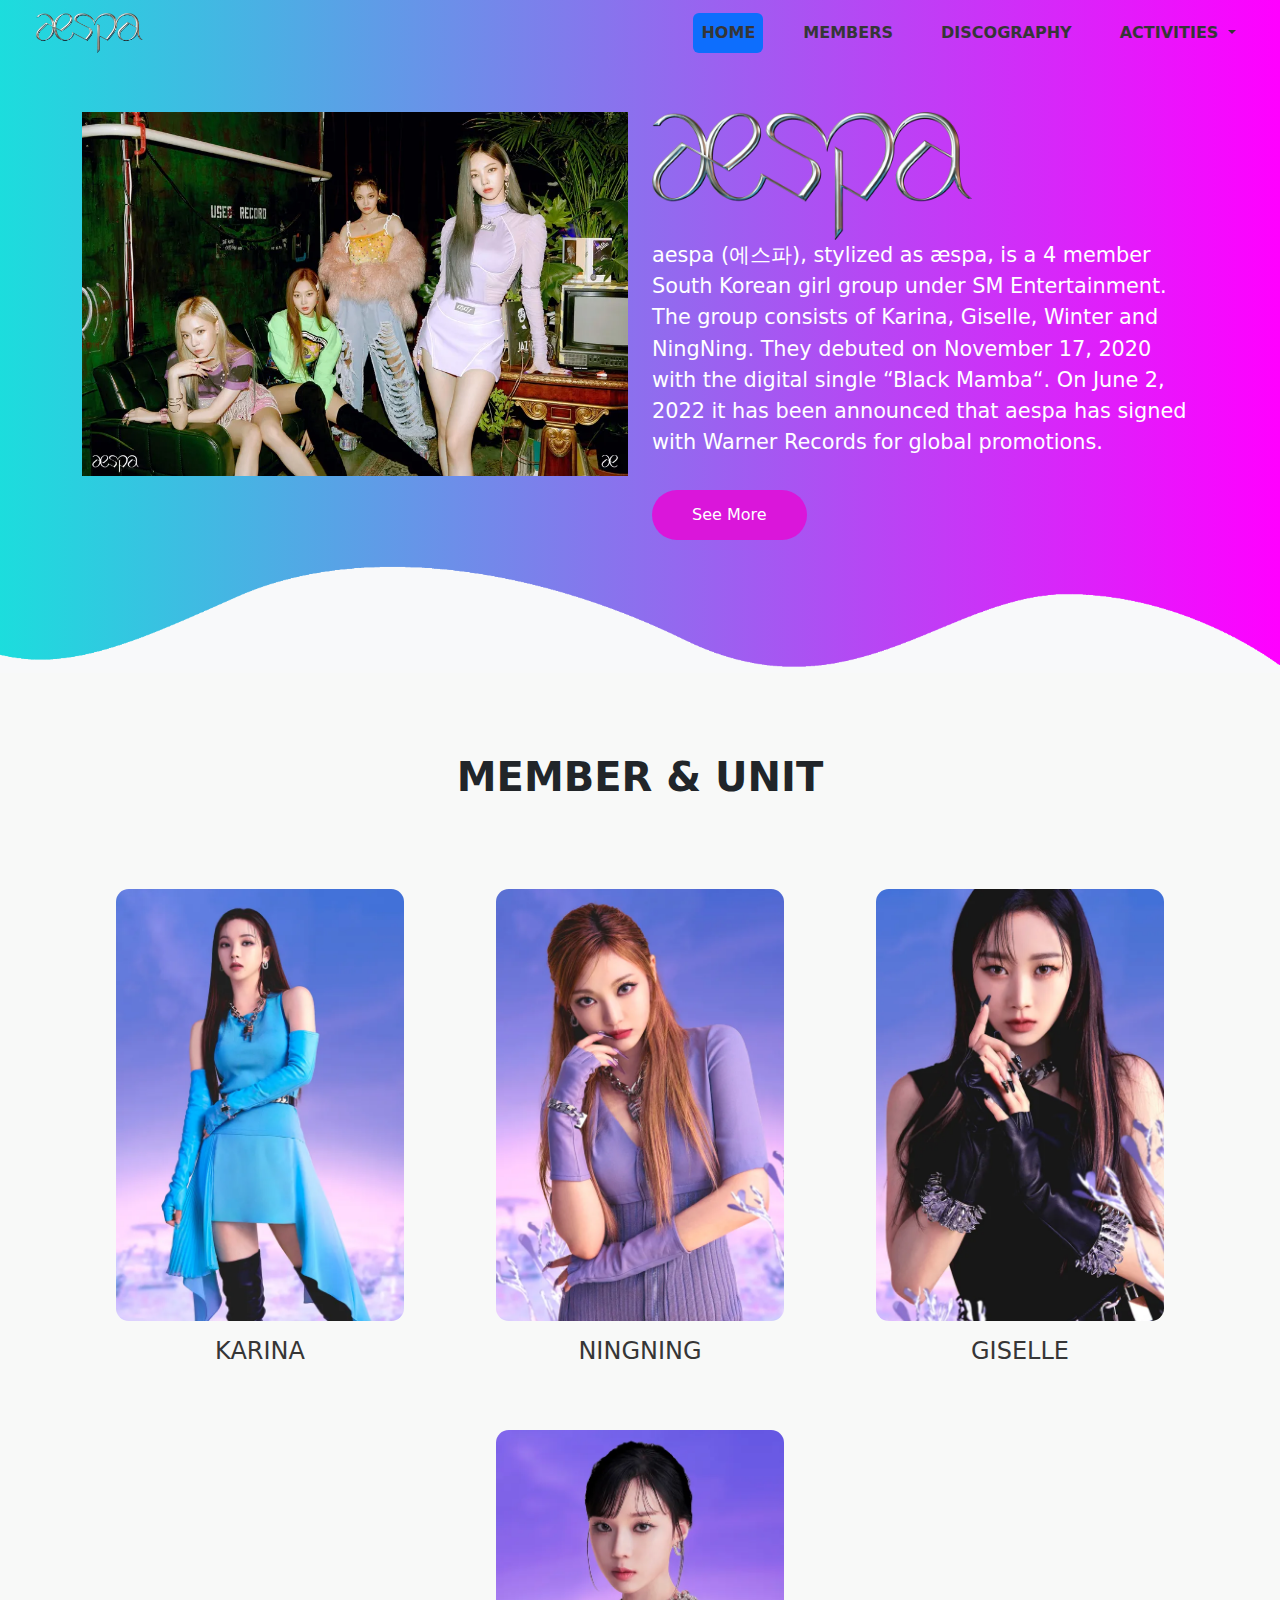
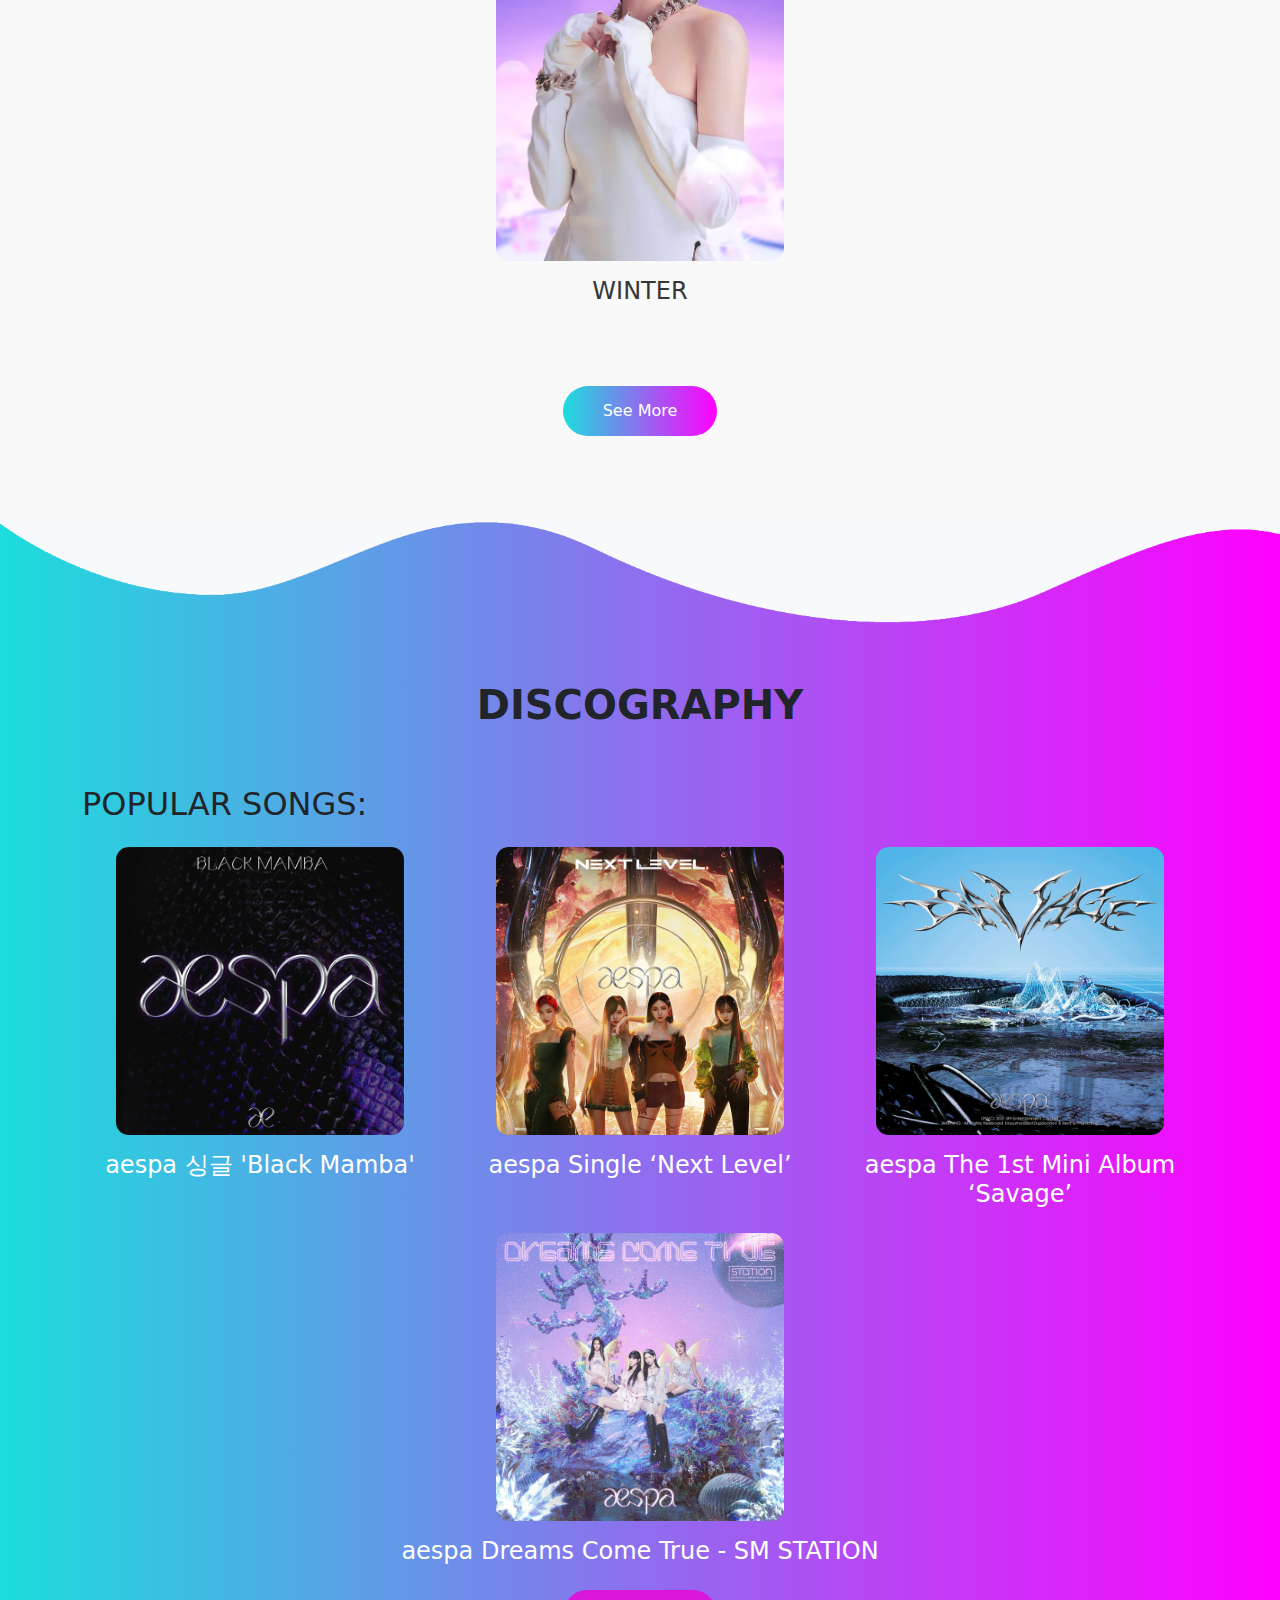
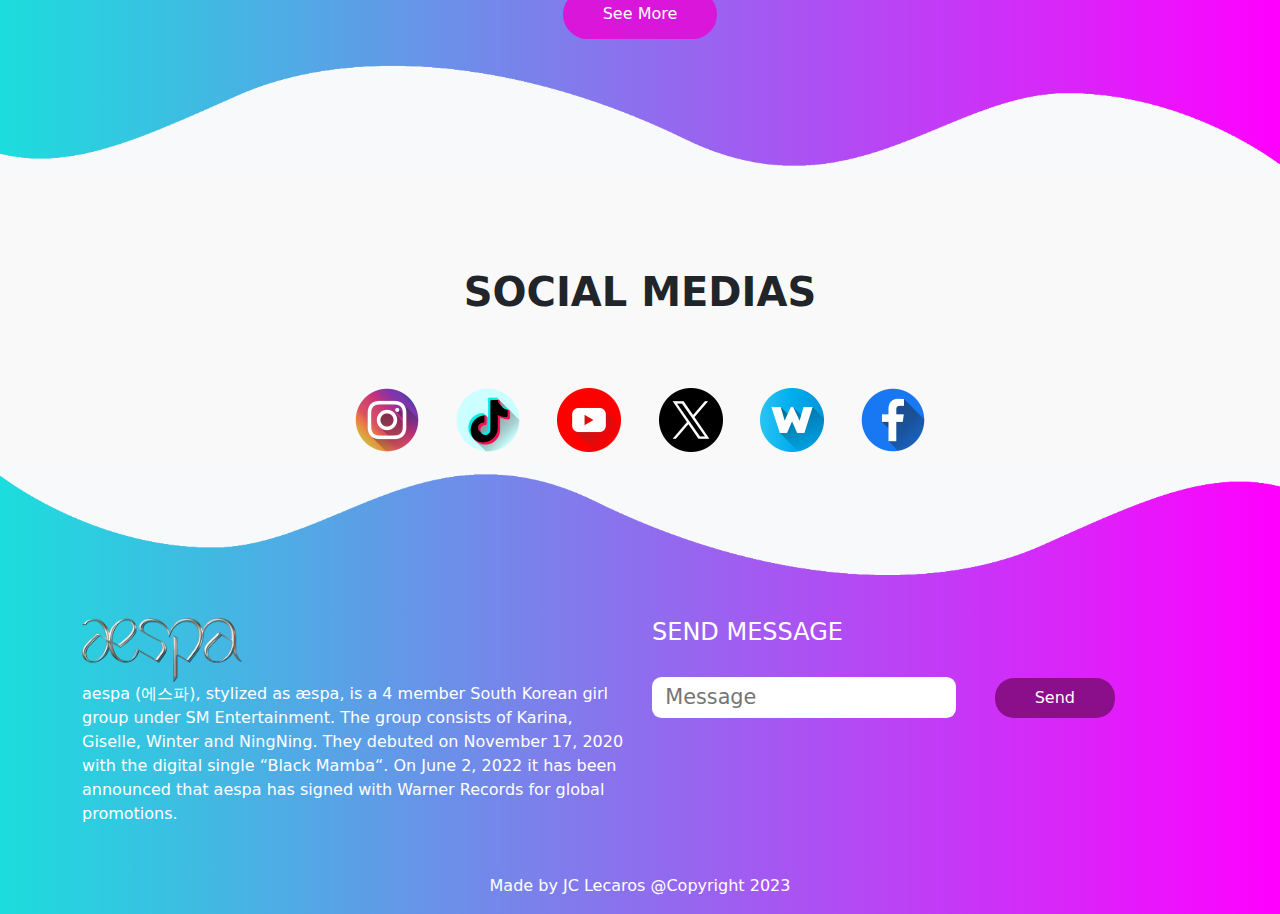
<file: index.html>
<!DOCTYPE html>
<html lang="en">
<head>
    <meta charset="UTF-8">
    <meta name="viewport" content="width=device-width, initial-scale=1.0">
    <link rel="shortcut icon" href="images/frontpage/icon.webp" type="image/x-icon">
    <title>aespa</title>
    <link rel="stylesheet" href="styles.css">
    <link href="https://cdn.jsdelivr.net/npm/bootstrap@5.3.2/dist/css/bootstrap.min.css" rel="stylesheet">
    <link rel="stylesheet" href="https://cdn.jsdelivr.net/npm/bootstrap-icons@1.11.1/font/bootstrap-icons.css">
    <script src="https://cdn.jsdelivr.net/npm/bootstrap@5.3.2/dist/js/bootstrap.bundle.min.js"></script>
</head>
<body>
<section id="nav-bar">
  <nav class="navbar fixed-top navbar-expand-lg" style="background-image: linear-gradient(to left, #FF00FF, #1cdddd) !important;">
    <div class="container-fluid">
      <a class="navbar-brand" href="#"><img src="images/frontpage/aeLogo.png"></a>
      <button class="navbar-toggler" type="button" data-bs-toggle="collapse" data-bs-target="#navbarNav" aria-controls="navbarNav" aria-expanded="false" aria-label="Toggle navigation">
        <span class="navbar-toggler-icon"></span>
      </button>
      <div class="collapse navbar-collapse" id="navbarNav">
        <ul class="navbar-nav nav-pills ms-auto">
          <li class="nav-item">
            <a class="nav-link active" href="#" >HOME</a>
          </li>
          <li class="nav-item">
            <a class="nav-link" href="pages/members.html">MEMBERS</a>
          </li>
          <li class="nav-item">
            <a class="nav-link" href="pages/discography.html">DISCOGRAPHY</a>
          </li>
          <li class="nav-item dropdown">
            <a class="nav-link dropdown-toggle" href="#" role="button" data-bs-toggle="dropdown" aria-expanded="false">
              ACTIVITIES
            </a>
            <ul class="dropdown-menu">
              <li><a class="dropdown-item" href="#">2020</a></li>
              <li><a class="dropdown-item" href="#">2021</a></li>
              <li><a class="dropdown-item" href="#">2022</a></li>
              <li><a class="dropdown-item" href="#">2023</a></li>
            </ul>
          </li>
        </ul>
      </div>
    </div>
  </nav>
</section>

<!-----------------Banner Section------------------->

<section id="banner">
  <div class="container">
    <div class="row">
      <div class="col-md-6 text-center">
        <img src="images/frontpage/aeMember.jpg" class="img-fluid">
      </div>
      <div class="col-md-6 ">
        <a class="group-logo"><img src="images/frontpage/aeLogo.png"></a>
        <p>aespa (에스파), stylized as æspa, is a 4 member South Korean girl group under SM Entertainment. 
          The group consists of Karina, Giselle, Winter and NingNing. They debuted on November 17, 2020 with 
          the digital single “Black Mamba“. On June 2, 2022 it has been announced that aespa has signed with Warner Records for global promotions.</p>
        <button type="button" class="btn btn-primary" href="#">See More</button>
      </div>
    </div>
  </div>
  <img src="images/frontpage/wave-up-gray.png" class="banner-bottom-img">
</section>

<!-----------------Members Section------------------->
<section id="members">
  <div class="container text-center">
    <h1 class="title">MEMBER & UNIT</h1>
    <div class="row text-center">
      <div class="col member">
        <img src="images/frontpage/members/karina/karina.jpg" class="members-img">
        <h4>KARINA</h4>
      </div>
      <div class="col member">
        <img src="images/frontpage/members/ningning/ningning.jpg" class="members-img">
        <h4>NINGNING</h4>
      </div>
      <div class="col member">
        <img src="images/frontpage/members/giselle/giselle.jpg" class="members-img">
        <h4>GISELLE</h4>
      </div>
      <div class="col member">
        <img src="images/frontpage/members/winter/winter.jpg" class="members-img">
        <h4>WINTER</h4>
      </div>
    </div>
      <a type="submit" class="btn btn-primary" href="pages/members.html">See More</a>
  </div>
</section>

<!-----------------Discography Section------------------->

<section id="songs">
  <img src="images/frontpage/wave-down-gray.png" class="disco-bottom-img">
  <div class="container text-center">
    <h1 class="title">DISCOGRAPHY</h1>
    <h2 class="sub-title text-start">POPULAR SONGS:</h2>
    <div class="row text-center">
      <div class="col song">
        <img src="images/frontpage/albums/bm.jpg" class="album-img">
        <h4>aespa 싱글 'Black Mamba'</h4>
      </div>
      <div class="col song">
        <img src="images/frontpage/albums/nl.jpg" class="album-img">
        <h4>aespa Single ‘Next Level’</h4>
      </div>
      <div class="col song">
        <img src="images/frontpage/albums/sv.jpg" class="album-img">
        <h4>aespa The 1st Mini Album ‘Savage’</h4>
      </div>
      <div class="col song">
        <img src="images/frontpage/albums/dct.jpg" class="album-img">
        <h4>aespa Dreams Come True - SM STATION</h4>
      </div>
    </div>
      <a type="button" class="btn btn-primary" href="pages/discography.html">See More</a>
  </div>
  <img src="images/frontpage/wave-up-gray.png" class="banner-bottom-img">
</section>

<!-----------------Contacts Section------------------->

<section id="contacts">
  <div class="container text-center">
    <h1 class="title">SOCIAL MEDIAS</h1>
    <div class="socials">
      <a href="https://www.instagram.com/aespa_official"><img src="images/frontpage/sm-icons/instagram.png"></a>
      <a href="https://www.instagram.com/aespa_official"><img src="images/frontpage/sm-icons/tik-tok.png"></a>
      <a href="https://www.youtube.com/@aespa"><img src="images/frontpage/sm-icons/youtube.png"></a>
      <a href="https://twitter.com/aespa_Official"><img src="images/frontpage/sm-icons/twitter.png"></a>
      <a href="https://weverse.io/aespa"><img src="images/frontpage/sm-icons/weverse.png"></a>
      <a href="https://www.facebook.com/aespa.official"><img src="images/frontpage/sm-icons/facebook.png"></a>
    </div>
  </div>
</section>

<!-----------------Footer Section------------------->
<section id="footer">
  <img src="images/frontpage/wave-down-gray.png" class="footer-img">
  <div class="container holder">
    <div class="row">
      <div class="col-md-6 content">
        <img src="images/frontpage/aeLogo.png">
        <p>aespa (에스파), stylized as æspa, is a 4 member South Korean girl group under SM Entertainment. 
          The group consists of Karina, Giselle, Winter and NingNing. They debuted on November 17, 2020 with 
          the digital single “Black Mamba“. On June 2, 2022 it has been announced that aespa has signed with Warner Records for global promotions.</p>
      </div>
      <div class="col-md-6 content">
        <h4>SEND MESSAGE</h4>
        <input type="email" class="footer-email" placeholder="  Message">
        <a href="#" class="btn btn-primary">Send</a>
      </div>
      <p class="cr text-center">Made by JC Lecaros @Copyright 2023</p>
    </div>

  </div>
</section>
</body>
</html>
</file>
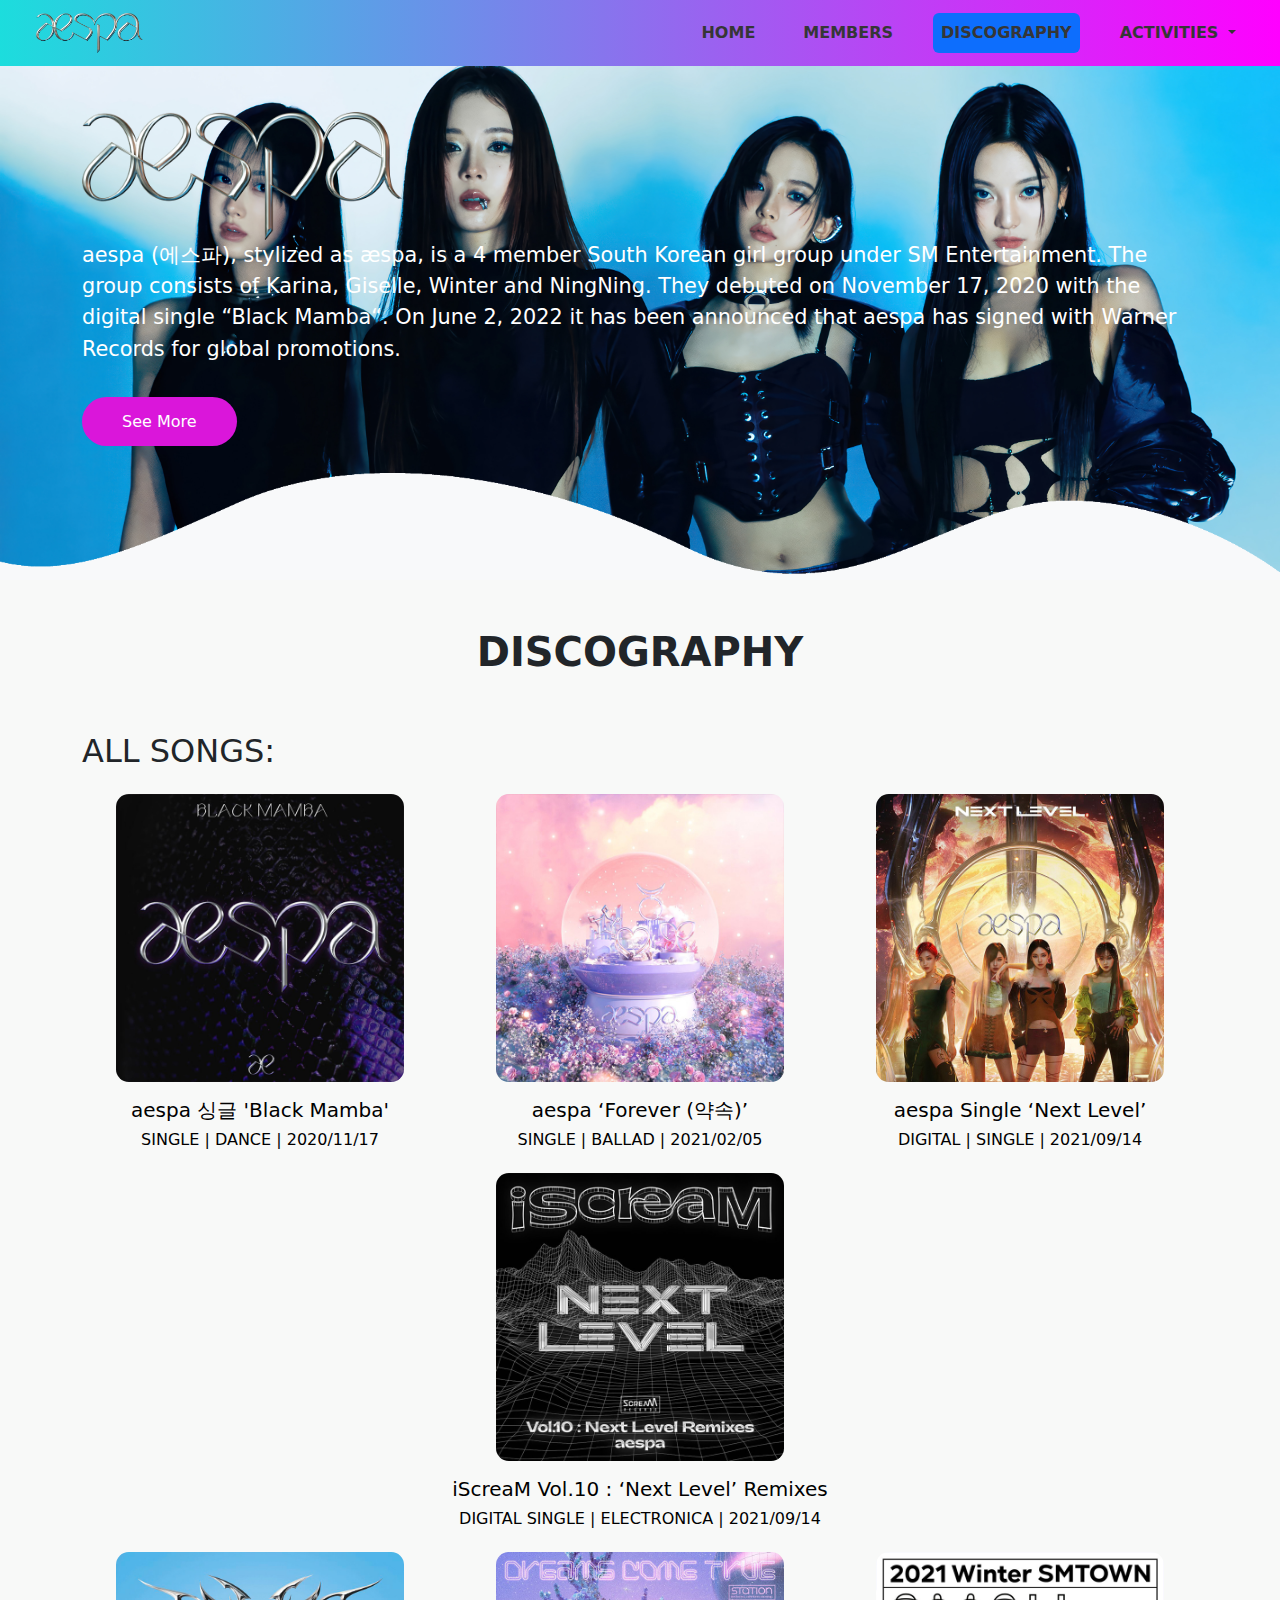
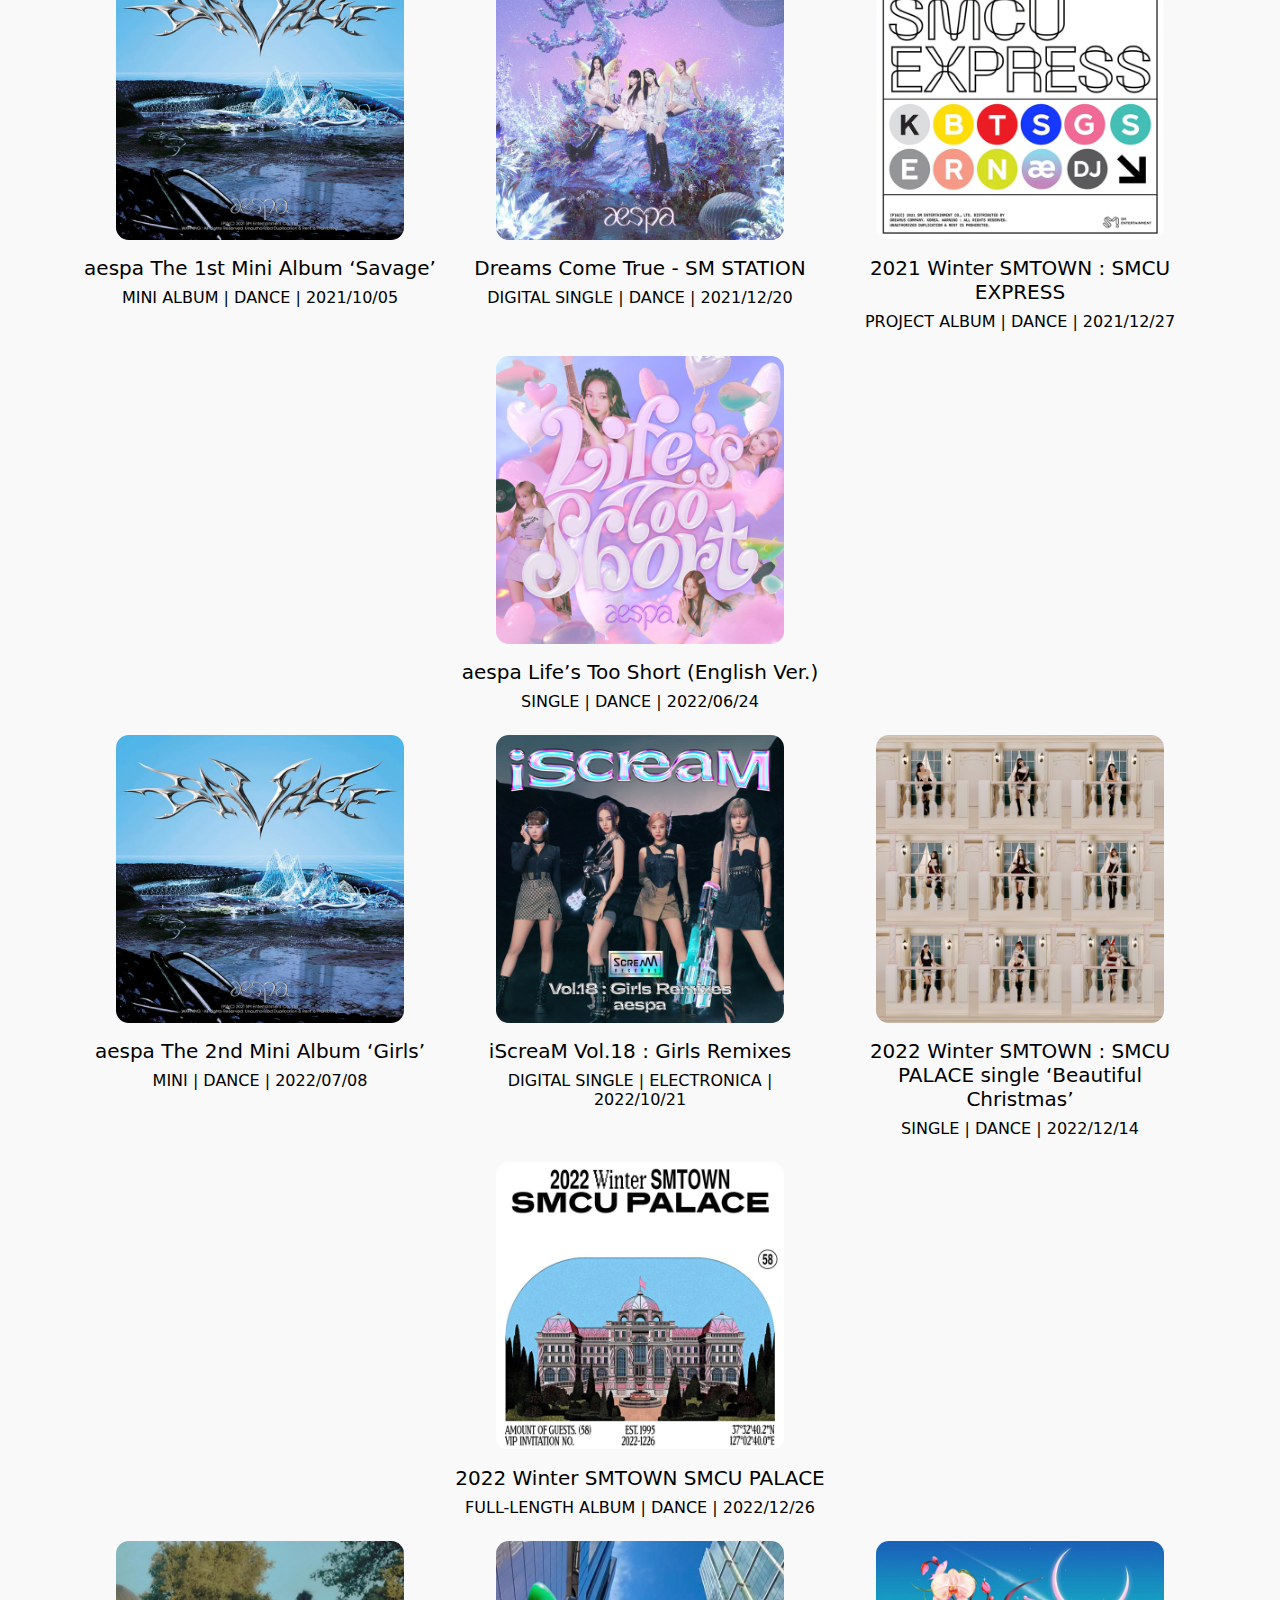
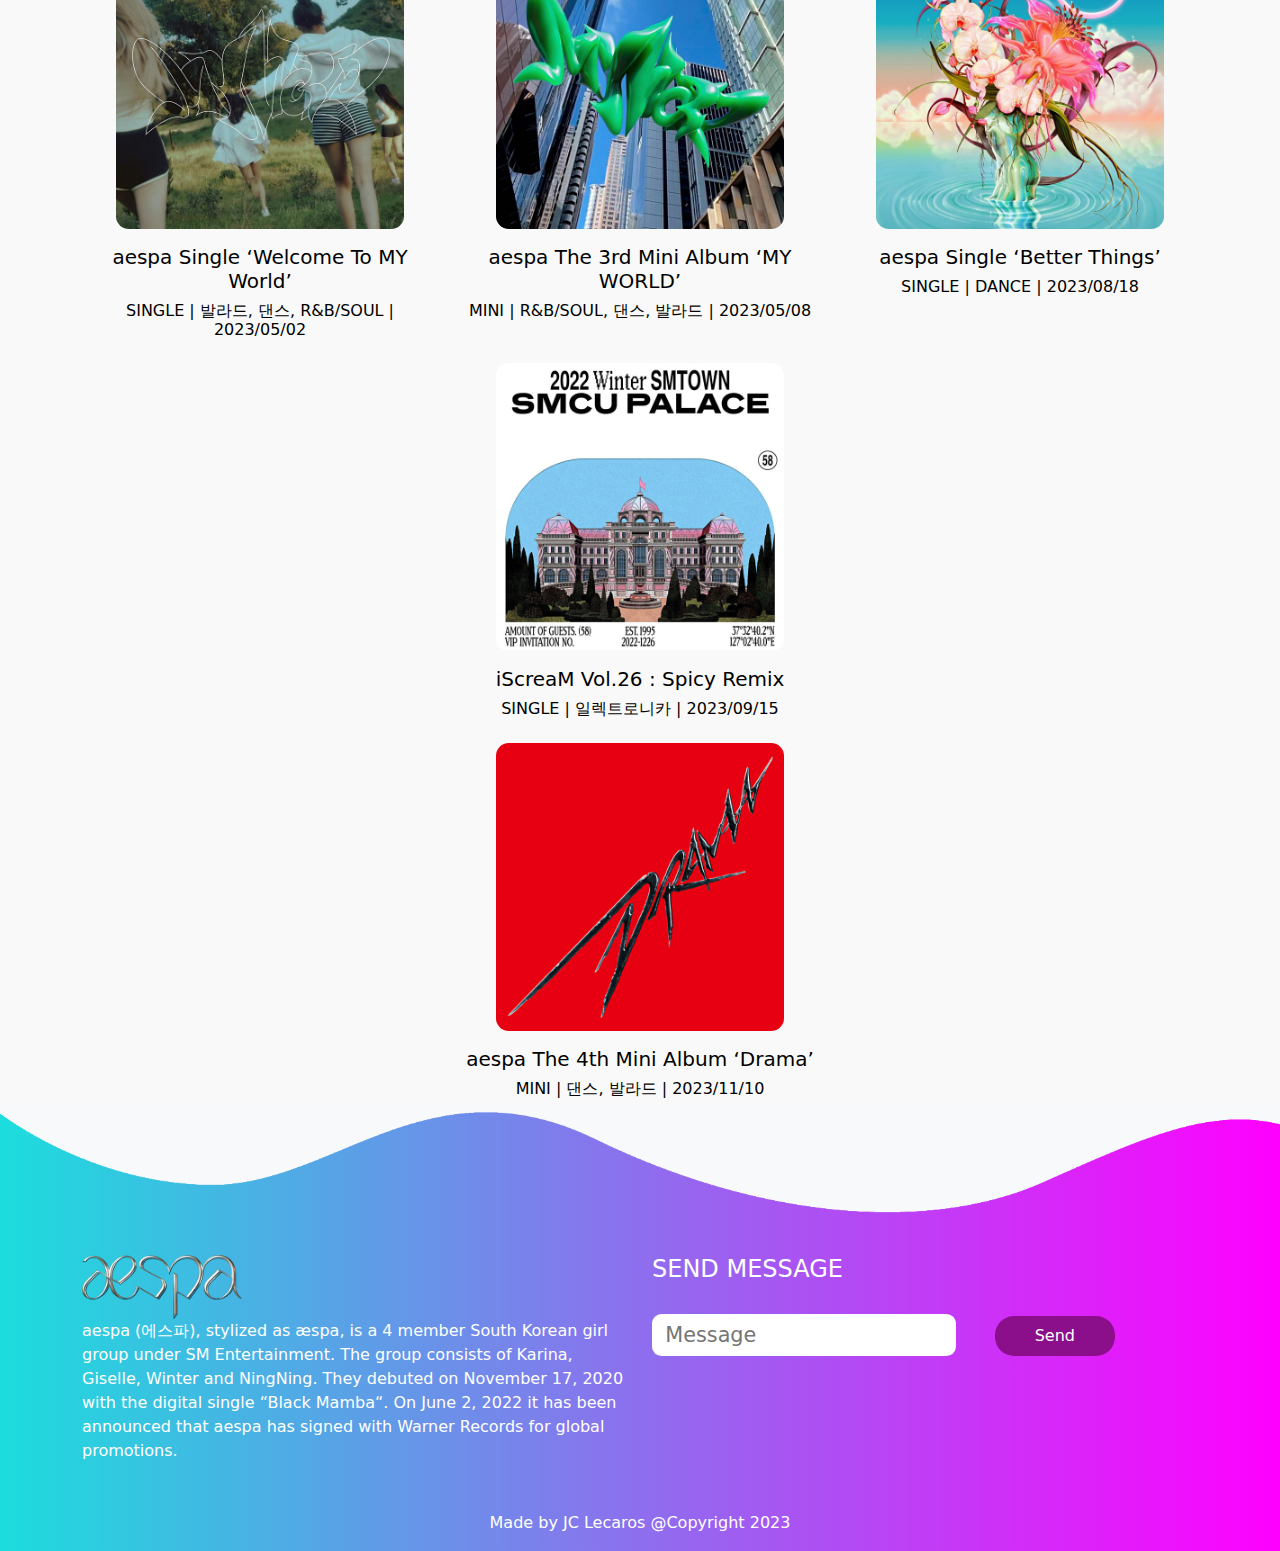
<file: pages/discography.html>
<!DOCTYPE html>
<html lang="en">
<head>
    <meta charset="UTF-8">
    <meta name="viewport" content="width=device-width, initial-scale=1.0">
    <link rel="shortcut icon" href="../images/frontpage/icon.webp" type="image/x-icon">
    <title>aespa</title>
    <link rel="stylesheet" href="../styles.css">
    <link href="https://cdn.jsdelivr.net/npm/bootstrap@5.3.2/dist/css/bootstrap.min.css" rel="stylesheet">
    <link rel="stylesheet" href="https://cdn.jsdelivr.net/npm/bootstrap-icons@1.11.1/font/bootstrap-icons.css">
    <script src="https://cdn.jsdelivr.net/npm/bootstrap@5.3.2/dist/js/bootstrap.bundle.min.js"></script>
</head>
<body>
<section id="nav-bar">
  <nav class="navbar fixed-top navbar-expand-lg" style="background-image: linear-gradient(to left, #FF00FF, #1cdddd) !important;">
    <div class="container-fluid">
      <a class="navbar-brand" href="#"><img src="../images/frontpage/aeLogo.png"></a>
      <button class="navbar-toggler" type="button" data-bs-toggle="collapse" data-bs-target="#navbarNav" aria-controls="navbarNav" aria-expanded="false" aria-label="Toggle navigation">
        <span class="navbar-toggler-icon"></span>
      </button>
      <div class="collapse navbar-collapse" id="navbarNav">
        <ul class="navbar-nav nav-pills ms-auto">
          <li class="nav-item">
            <a class="nav-link"href="../index.html">HOME</a>
          </li>
          <li class="nav-item">
            <a class="nav-link" href="members.html">MEMBERS</a>
          </li>
          <li class="nav-item">
            <a class="nav-link active" href="#">DISCOGRAPHY</a>
          </li>
          <li class="nav-item dropdown">
            <a class="nav-link dropdown-toggle" href="#" role="button" data-bs-toggle="dropdown" aria-expanded="false">
              ACTIVITIES
            </a>
            <ul class="dropdown-menu">
              <li><a class="dropdown-item" href="#">2020</a></li>
              <li><a class="dropdown-item" href="#">2021</a></li>
              <li><a class="dropdown-item" href="#">2022</a></li>
              <li><a class="dropdown-item" href="#">2023</a></li>
            </ul>
          </li>
        </ul>
      </div>
    </div>
  </nav>
</section>

<!-----------------Banner Section------------------->

<section id="d-banner">
  <div class="container">
    <div class="row">
      <div class="col">
        <a class="group-logo"><img src="../images/frontpage/aeLogo.png"></a>
        <p>aespa (에스파), stylized as æspa, is a 4 member South Korean girl group under SM Entertainment. 
          The group consists of Karina, Giselle, Winter and NingNing. They debuted on November 17, 2020 with 
          the digital single “Black Mamba“. On June 2, 2022 it has been announced that aespa has signed with Warner Records for global promotions.</p>
        <button type="button" class="btn btn-primary">See More</button>
      </div>
    </div>
  </div>
  <img src="../images/frontpage/wave-up-gray.png" class="banner-bottom-img">
</section>

<!-----------------Discography Section------------------->

<section id="d-songs">
  <div class="container text-center">
    <h1 class="title">DISCOGRAPHY</h1>
    <h2 class="sub-title text-start">ALL SONGS:</h2>
    <div class="row text-center info">
        <div class="col song">
            <img src="../images/frontpage/albums/bm.jpg" class="album-img">
            <h5>aespa 싱글 'Black Mamba'</h5>
            <h6>SINGLE | DANCE | 2020/11/17</h6>
        </div>
        <div class="col song">
            <img src="../images/frontpage/albums/f4.jpg" class="album-img">
            <h5>aespa ‘Forever (약속)’</h5>
            <h6>SINGLE | BALLAD | 2021/02/05</h6>
        </div>
        <div class="col song">
            <img src="../images/frontpage/albums/nl.jpg" class="album-img">
            <h5>aespa Single ‘Next Level’</h5>
            <h6>DIGITAL | SINGLE | 2021/09/14</h6>
        </div>
        <div class="col song">
            <img src="../images/frontpage/albums/nlr.jpg" class="album-img">
            <h5>iScreaM Vol.10 : ‘Next Level’ Remixes</h5>
            <h6>DIGITAL SINGLE | ELECTRONICA | 2021/09/14</h6>
        </div>
    </div>
    <div class="row text-center info">  
        <div class="col song">
            <img src="../images/frontpage/albums/sv.jpg" class="album-img">
            <h5>aespa The 1st Mini Album ‘Savage’</h5>
            <h6>MINI ALBUM | DANCE | 2021/10/05</h6>
        </div>
        <div class="col song">
            <img src="../images/frontpage/albums/dct.jpg" class="album-img">
            <h5>Dreams Come True - SM STATION</h5>
            <h6>DIGITAL SINGLE | DANCE | 2021/12/20</h6>
        </div>
        <div class="col song">
            <img src="../images/frontpage/albums/smcu.jpg" class="album-img">
            <h5>2021 Winter SMTOWN : SMCU EXPRESS</h5>
            <h6>PROJECT ALBUM | DANCE | 2021/12/27</h6>
        </div>
        <div class="col song">
            <img src="../images/frontpage/albums/lts.jpg" class="album-img">
            <h5>aespa Life’s Too Short (English Ver.)</h5>
            <h6>SINGLE | DANCE | 2022/06/24</h6>
        </div>
    </div>
    <div class="row text-center info">  
        <div class="col song">
            <img src="../images/frontpage/albums/sv.jpg" class="album-img">
            <h5>aespa The 2nd Mini Album ‘Girls’</h5>
            <h6>MINI | DANCE | 2022/07/08</h6>
        </div>
        <div class="col song">
            <img src="../images/frontpage/albums/gr.jpg" class="album-img">
            <h5>iScreaM Vol.18 : Girls Remixes</h5>
            <h6>DIGITAL SINGLE | ELECTRONICA | 2022/10/21</h6>
        </div>
        <div class="col song">
            <img src="../images/frontpage/albums/smcu-22.jpg" class="album-img">
            <h5>2022 Winter SMTOWN : SMCU PALACE single ‘Beautiful Christmas’</h5>
            <h6>SINGLE | DANCE | 2022/12/14</h6>
        </div>
        <div class="col song">
            <img src="../images/frontpage/albums/smcu-s.jpg" class="album-img">
            <h5>2022 Winter SMTOWN SMCU PALACE</h5>
            <h6>FULL-LENGTH ALBUM | DANCE | 2022/12/26</h6>
        </div>
    </div>
    <div class="row text-center info">  
        <div class="col song">
            <img src="../images/frontpage/albums/wtmw.jpg" class="album-img">
            <h5>aespa Single ‘Welcome To MY World’</h5>
            <h6>SINGLE | 발라드, 댄스, R&B/SOUL | 2023/05/02</h6>
        </div>
        <div class="col song">
            <img src="../images/frontpage/albums/mw.jpg" class="album-img">
            <h5>aespa The 3rd Mini Album ‘MY WORLD’</h5>
            <h6>MINI | R&B/SOUL, 댄스, 발라드 | 2023/05/08</h6>
        </div>
        <div class="col song">
            <img src="../images/frontpage/albums/bt.jpg" class="album-img">
            <h5>aespa Single ‘Better Things’</h5>
            <h6>SINGLE | DANCE | 2023/08/18</h6>
        </div>
        <div class="col song">
            <img src="../images/frontpage/albums/smcu-s.jpg" class="album-img">
            <h5>iScreaM Vol.26 : Spicy Remix</h5>
            <h6>SINGLE | 일렉트로니카 | 2023/09/15</h6>
        </div>
    </div>
    <div class="row info">  
        <div class="col song">
            <img src="../images/frontpage/albums/d.jpg" class="album-img">
            <h5>aespa The 4th Mini Album ‘Drama’</h5>
            <h6>MINI | 댄스, 발라드 | 2023/11/10</h6>
        </div>
    </div>
  </div>
</section>

<!-----------------Footer Section------------------->
<section id="footer">
  <img src="../images/frontpage/wave-down-gray.png" class="footer-img">
  <div class="container holder">
    <div class="row">
      <div class="col-md-6 content">
        <img src="../images/frontpage/aeLogo.png">
        <p>aespa (에스파), stylized as æspa, is a 4 member South Korean girl group under SM Entertainment. 
          The group consists of Karina, Giselle, Winter and NingNing. They debuted on November 17, 2020 with 
          the digital single “Black Mamba“. On June 2, 2022 it has been announced that aespa has signed with Warner Records for global promotions.</p>
      </div>
      <div class="col-md-6 content">
        <h4>SEND MESSAGE</h4>
        <input type="email" class="footer-email" placeholder="  Message">
        <a href="#" class="btn btn-primary">Send</a>
      </div>
      <p class="cr text-center">Made by JC Lecaros @Copyright 2023</p>
    </div>
  </div>
</section>

</body>
</html>
</file>
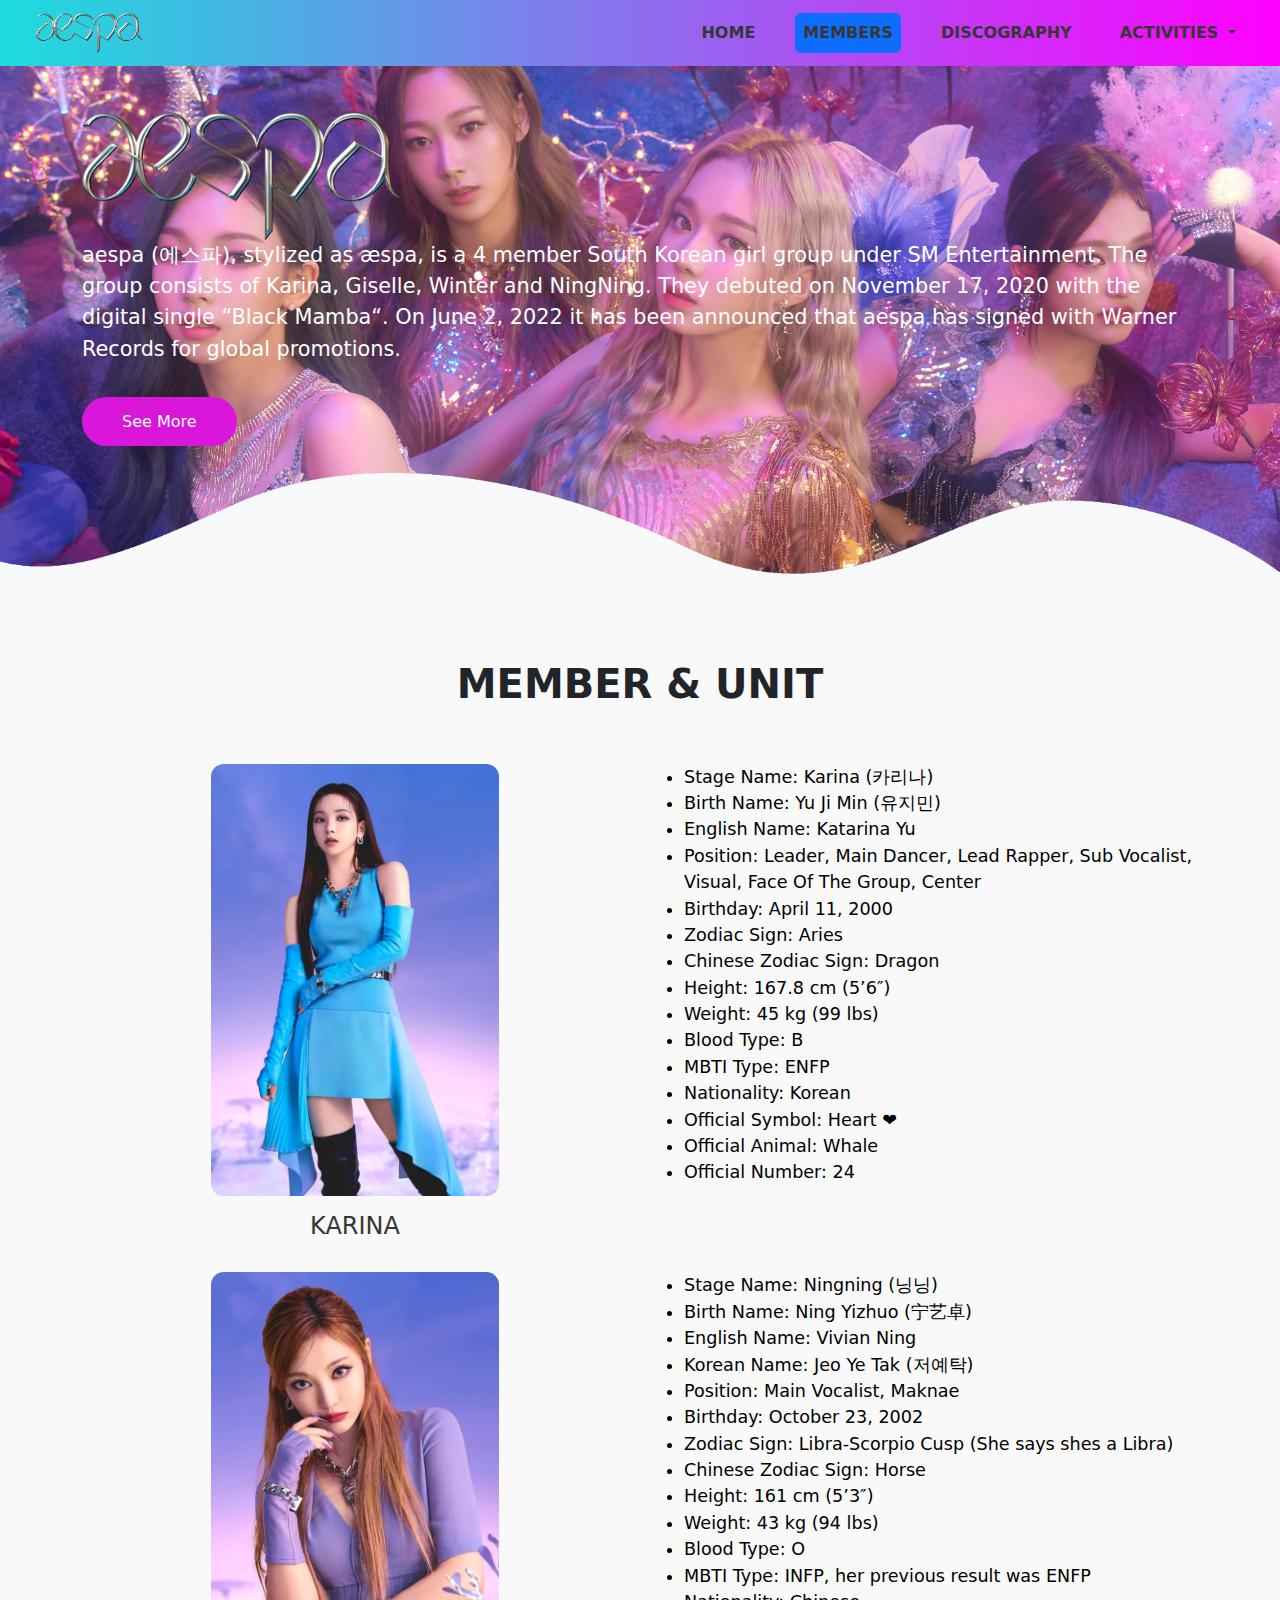
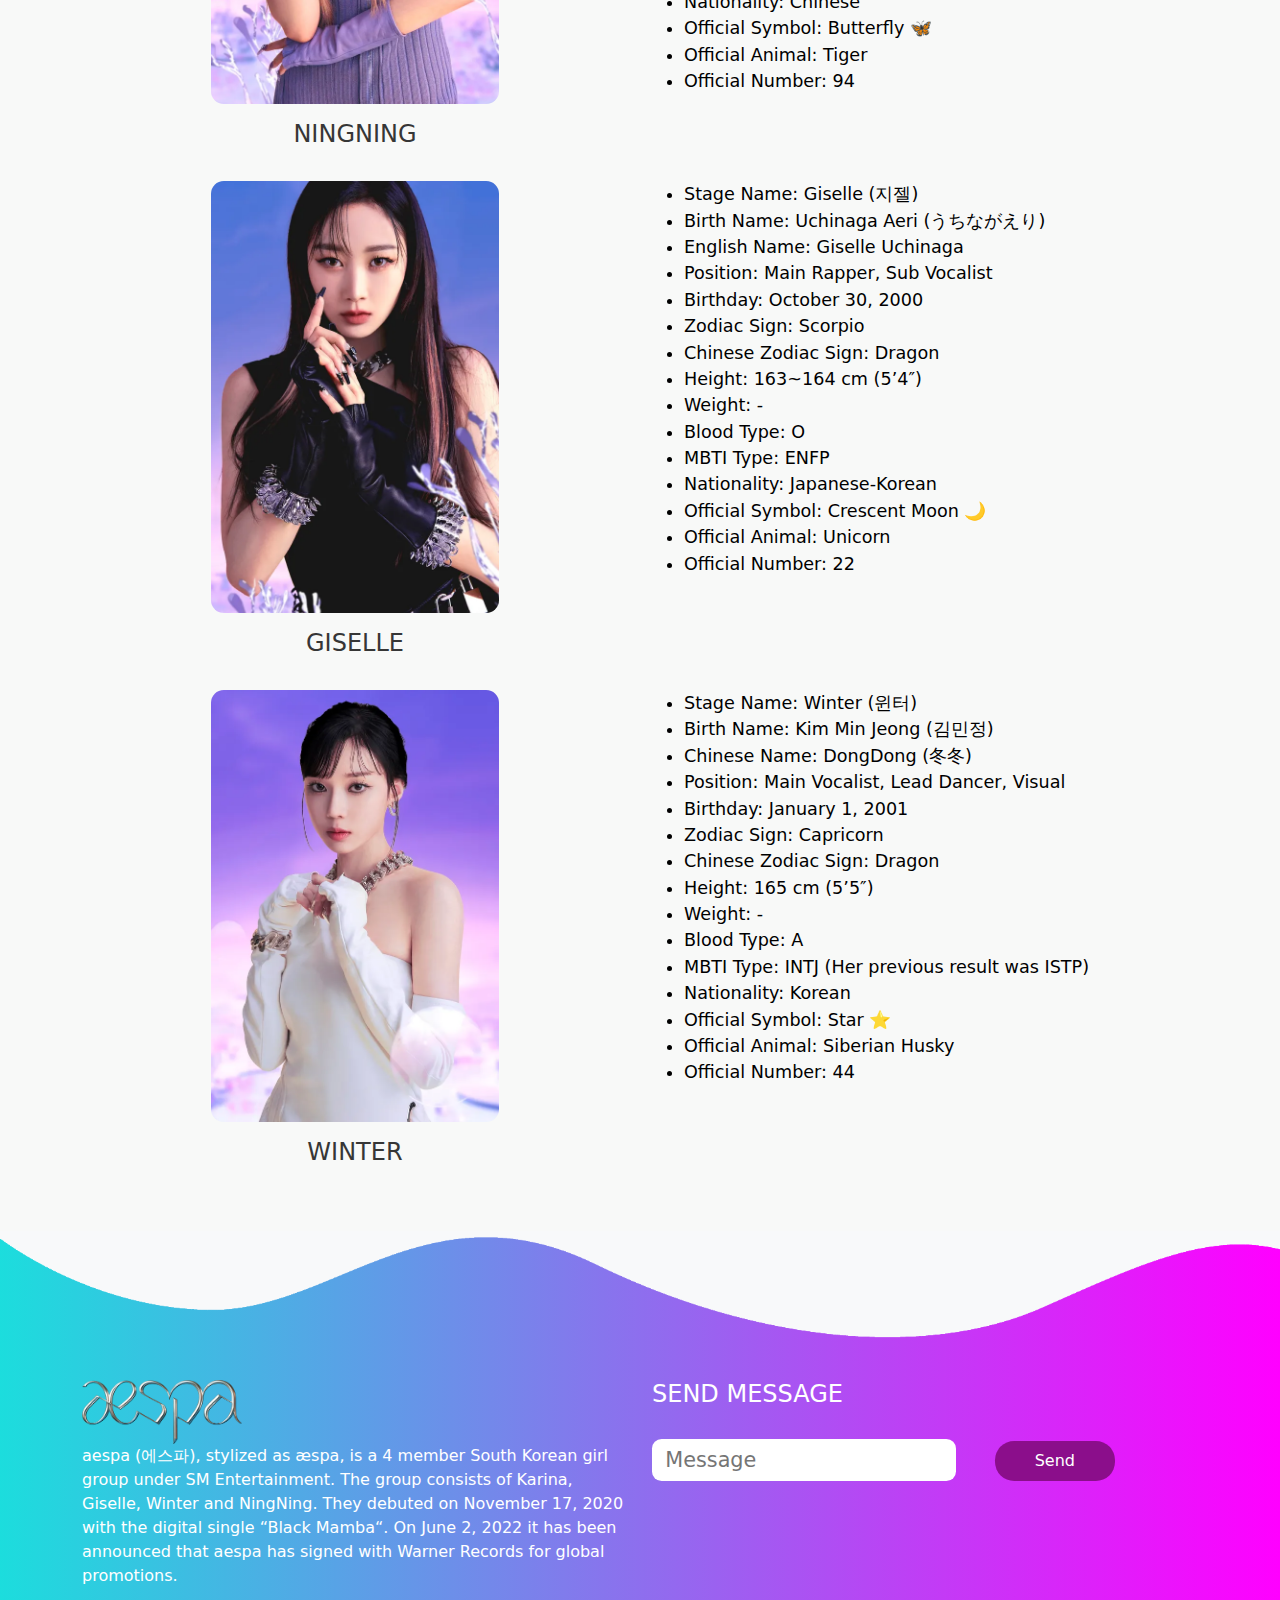
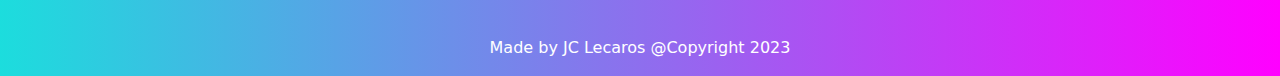
<file: pages/members.html>
<!DOCTYPE html>
<head>
    <meta charset="UTF-8">
    <meta name="viewport" content="width=device-width, initial-scale=1.0">
    <link rel="shortcut icon" href="../images/frontpage/icon.webp" type="image/x-icon">
    <title>aespa</title>
    <link rel="stylesheet" href="../styles.css">
    <link href="https://cdn.jsdelivr.net/npm/bootstrap@5.3.2/dist/css/bootstrap.min.css" rel="stylesheet">
    <link rel="stylesheet" href="https://cdn.jsdelivr.net/npm/bootstrap-icons@1.11.1/font/bootstrap-icons.css">
    <script src="https://cdn.jsdelivr.net/npm/bootstrap@5.3.2/dist/js/bootstrap.bundle.min.js"></script>
</head>
<body>
<section id="nav-bar">
  <nav class="navbar fixed-top navbar-expand-lg" style="background-image: linear-gradient(to left, #FF00FF, #1cdddd) !important;">
    <div class="container-fluid">
      <a class="navbar-brand" href="#"><img src="../images/frontpage/aeLogo.png"></a>
      <button class="navbar-toggler" type="button" data-bs-toggle="collapse" data-bs-target="#navbarNav" aria-controls="navbarNav" aria-expanded="false" aria-label="Toggle navigation">
        <span class="navbar-toggler-icon"></span>
      </button>
      <div class="collapse navbar-collapse" id="navbarNav">
        <ul class="navbar-nav nav-pills ms-auto">
          <li class="nav-item">
            <a class="nav-link"href="../index.html">HOME</a>
          </li>
          <li class="nav-item">
            <a class="nav-link active" href="#">MEMBERS</a>
          </li>
          <li class="nav-item">
            <a class="nav-link" href="discography.html">DISCOGRAPHY</a>
          </li>
          <li class="nav-item dropdown">
            <a class="nav-link dropdown-toggle" href="#" role="button" data-bs-toggle="dropdown" aria-expanded="false">
              ACTIVITIES
            </a>
            <ul class="dropdown-menu">
              <li><a class="dropdown-item" href="#">2020</a></li>
              <li><a class="dropdown-item" href="#">2021</a></li>
              <li><a class="dropdown-item" href="#">2022</a></li>
              <li><a class="dropdown-item" href="#">2023</a></li>
            </ul>
          </li>
        </ul>
      </div>
    </div>
  </nav>
</section>

<!-----------------Banner Section------------------->

<section id="m-banner">
  <div class="container">
    <div class="row">
      <div class="col">
        <a class="group-logo"><img src="../images/frontpage/aeLogo.png"></a>
        <p>aespa (에스파), stylized as æspa, is a 4 member South Korean girl group under SM Entertainment. 
          The group consists of Karina, Giselle, Winter and NingNing. They debuted on November 17, 2020 with 
          the digital single “Black Mamba“. On June 2, 2022 it has been announced that aespa has signed with Warner Records for global promotions.</p>
        <button type="button" class="btn btn-primary">See More</button>
      </div>
    </div>
  </div>
  <img src="../images/frontpage/wave-up-gray.png" class="banner-bottom-img">
</section>

<!-----------------Members Section------------------->
<section id="members">
    <div class="container text-center m-holder">
        <h1 class="title">MEMBER & UNIT</h1>
        <div class="row info">
          <div class="col-md-6 member">
            <img src="../images/frontpage/members/karina/karina.jpg" class="member-img">
            <h4>KARINA</h4>
          </div>
          <div class="col-md-6 member text-start">
            <ul>
                <li>Stage Name: Karina (카리나)</li>
                <li>Birth Name: Yu Ji Min (유지민)</li>
                <li>English Name: Katarina Yu</li>
                <li>Position: Leader, Main Dancer, Lead Rapper, Sub Vocalist, Visual, Face Of The Group, Center</li>
                <li>Birthday: April 11, 2000</li>
                <li>Zodiac Sign: Aries</li>
                <li>Chinese Zodiac Sign: Dragon</li>
                <li>Height: 167.8 cm (5’6″)</li>
                <li>Weight: 45 kg (99 lbs)</li>
                <li>Blood Type: B</li>
                <li>MBTI Type: ENFP</li>
                <li>Nationality: Korean</li>
                <li>Official Symbol: Heart ❤</li>
                <li>Official Animal: Whale</li>
                <li>Official Number: 24</li>
            </ul>
          </div>
        </div>
        <div class="row info">
          <div class="col-md-6 member">
            <img src="../images/frontpage/members/ningning/ningning.jpg" class="member-img">
            <h4>NINGNING</h4>
        </div>
            <div class="col-md-6 member text-start">
                <ul>
                    <li>Stage Name: Ningning (닝닝)</li>
                    <li>Birth Name: Ning Yizhuo (宁艺卓)</li>
                    <li>English Name: Vivian Ning</li>
                    <li>Korean Name: Jeo Ye Tak (저예탁)</li>
                    <li>Position: Main Vocalist, Maknae</li>
                    <li>Birthday: October 23, 2002</li>
                    <li>Zodiac Sign: Libra-Scorpio Cusp (She says shes a Libra)</li>
                    <li>Chinese Zodiac Sign: Horse</li>
                    <li>Height: 161 cm (5’3″)</li>
                    <li>Weight: 43 kg (94 lbs)</li>
                    <li>Blood Type: O</li>
                    <li>MBTI Type: INFP, her previous result was ENFP</li>
                    <li>Nationality: Chinese</li>
                    <li>Official Symbol: Butterfly 🦋</li>
                    <li>Official Animal: Tiger</li>
                    <li>Official Number: 94</li>
                </ul>
            </div>
        </div>
        <div class="row info">
          <div class="col-md-6 member">
            <img src="../images/frontpage/members/giselle/giselle.jpg" class="member-img">
            <h4>GISELLE</h4>
        </div>
            <div class="col-md-6 member text-start">
                <ul>
                    <li>Stage Name: Giselle (지젤)</li>
                    <li>Birth Name: Uchinaga Aeri (うちながえり)</li>
                    <li>English Name: Giselle Uchinaga</li>
                    <li>Position: Main Rapper, Sub Vocalist</li>
                    <li>Birthday: October 30, 2000</li>
                    <li>Zodiac Sign: Scorpio</li>
                    <li>Chinese Zodiac Sign: Dragon</li>
                    <li>Height: 163~164 cm (5’4″)</li>
                    <li>Weight: -</li>
                    <li>Blood Type: O</li>
                    <li>MBTI Type: ENFP</li>
                    <li>Nationality: Japanese-Korean</li>
                    <li>Official Symbol: Crescent Moon 🌙</li>
                    <li>Official Animal: Unicorn</li>
                    <li>Official Number: 22</li>
                </ul>
            </div>
        </div>
        <div class="row info">
          <div class="col-md-6 member">
            <img src="../images/frontpage/members/winter/winter.jpg" class="member-img">
            <h4>WINTER</h4>
        </div>
            <div class="col-md-6 member text-start">
                <ul>
                    <li>Stage Name: Winter (윈터)</li>
                    <li>Birth Name: Kim Min Jeong (김민정)</li>
                    <li>Chinese Name: DongDong (冬冬)</li>
                    <li>Position: Main Vocalist, Lead Dancer, Visual</li>
                    <li>Birthday: January 1, 2001</li>
                    <li>Zodiac Sign: Capricorn</li>
                    <li>Chinese Zodiac Sign: Dragon</li>
                    <li>Height: 165 cm (5’5″)</li>
                    <li>Weight: -</li>
                    <li>Blood Type: A</li>
                    <li>MBTI Type: INTJ (Her previous result was ISTP)</li>
                    <li>Nationality: Korean</li>
                    <li>Official Symbol: Star ⭐</li>
                    <li>Official Animal: Siberian Husky</li>
                    <li>Official Number: 44</li>
                </ul>
            </div>
        </div>
    </div>
</section>

<!-----------------Footer Section------------------->
<section id="footer">
  <img src="../images/frontpage/wave-down-gray.png" class="footer-img">
  <div class="container holder">
    <div class="row">
      <div class="col-md-6 content">
        <img src="../images/frontpage/aeLogo.png">
        <p>aespa (에스파), stylized as æspa, is a 4 member South Korean girl group under SM Entertainment. 
          The group consists of Karina, Giselle, Winter and NingNing. They debuted on November 17, 2020 with 
          the digital single “Black Mamba“. On June 2, 2022 it has been announced that aespa has signed with Warner Records for global promotions.</p>
      </div>
      <div class="col-md-6 content">
        <h4>SEND MESSAGE</h4>
        <input type="email" class="footer-email" placeholder="  Message">
        <a href="#" class="btn btn-primary">Send</a>
      </div>
      <p class="cr text-center">Made by JC Lecaros @Copyright 2023</p>
    </div>
  </div>
</section>

</body>
</html>
</file>
<file: styles.css>
/* styles.css */
* {
    margin: 0;
    padding: 0;
}

body {
    font-family: "Poppins", sans-serif;
}

.navbar {
    padding: 0.5rem !important;
    position: fixed;
}

.navbar-brand img {
    height: 2.5rem;
    padding-left: 1rem;
}

.navbar-nav li {
    padding: 0 1rem;
}

.navbar-nav li a {
    color: hsl(0, 0%, 21%) !important;
    font-weight: 600;
}

.navbar-toggler {
    border: none !important;
}

/*-------------------Banner Section----------------------*/

#banner {
    background-image: linear-gradient(to left, #FF00FF, #1cdddd) !important;
    color: hsl(0, 0%, 21%) !important;
    padding-top: 2rem;
}

.group-logo img{
    width: 20rem;
    height: 8rem;
    margin-top: 5rem;
}

.row {
    font-size: 1.3rem;
    color: #FFFFFF;
}

.img-fluid {
    width: 100%;
    margin-top: 5rem;
}

.banner-bottom-img {
    width: 100%;
    display: block;
}

#banner .btn-primary {
    box-shadow: none;
    padding: .8rem 2.5rem;
    border: none;
    border-radius: 2rem;
    margin: 1rem 0;
    background-color: hsl(300, 82%, 47%) !important;
}

/*-------------------Members Section----------------------*/

#members {
    padding: 2rem 0;
}

.title {
    font-weight: 700;
    padding: 3rem 0;
}

.member h4{
    margin-top: 1rem;
    color: hsl(0, 0%, 21%) !important;
}

.members-img {
    width: 18rem;
    border-radius: .8rem;
    margin-top: 2rem;
}

#members .btn-primary {
    box-shadow: none;
    padding: .8rem 2.5rem;
    border: none;
    border-radius: 2rem;
    margin: 3rem 0;
    background-image: linear-gradient(to left, #FF00FF, #1cdddd) !important;
}

/*-------------------Discography Section----------------------*/

#songs {
    padding: 0 !important;
    background-image: linear-gradient(to left, #FF00FF, #1cdddd) !important;
}

.disco-bottom-img {
    width: 100%;
    display: block;
}

.album-img {
    width: 18rem;
    border-radius: .8rem;
    margin: 1rem 0;
}

#songs .btn-primary {
    box-shadow: none;
    padding: .8rem 2.5rem;
    border: none;
    border-radius: 2rem;
    margin: 1rem 0;
    background-color: hsl(300, 82%, 47%) !important;
}

/*-------------------Contacts Section----------------------*/
#contacts {
    padding-top: 3rem;
    background: #f8f9f8 !important;
}

.socials img {
    width: 4rem;
    margin: 1rem 1rem;
}

/*-------------------Footer Section----------------------*/
#footer {
    background-image: linear-gradient(to left, #FF00FF, #1cdddd) !important;
    color: #FFFFFF;
}

.holder {
    padding-top: 2rem;
}

.footer-img {
    width: 100%;
}

.content img {
    width: 10rem;
    height: 4rem;
}

.content .footer-email {
    border: none;
    box-shadow: none !important;
    border-radius: .6rem;
    height: 2.6rem;
    width: 19rem;
    margin: 1rem 2rem 0 0;
}

.content .btn-primary {
    box-shadow: none !important;
    padding: .5rem 2.5rem;
    border: none;
    border-radius: 1.2rem;
    margin: 1.5rem 0;
    background-color: #8b0e8b !important;
}

.content p {
    font-size: 1rem;
}

.cr {
    padding-top: 2rem;
    font-size: 1rem;
}
/*-------------------Members Page----------------------*/

#m-banner {
    background-image: url(images/frontpage/bg.jpg);
    color: hsl(0, 0%, 21%) !important;
    padding-top: 2rem;
    background-size: cover;
}

#m-banner .btn-primary {
    box-shadow: none;
    padding: .8rem 2.5rem;
    border: none;
    border-radius: 2rem;
    margin: 1rem 0;
    background-color: hsl(300, 82%, 47%) !important;
}

#members {
    background-color: #f8f9f8 !important;
}
.member-img {
    height: 27rem;
    border-radius: .8rem;
}

.member {
    font-size: 1.1rem;
    margin: 1.5rem 0;
}

/*-------------------Discography Page----------------------*/

#d-banner {
    background-image: url(images/frontpage/d-bg.jpg);
    color: hsl(0, 0%, 21%) !important;
    padding-top: 2rem;
    background-size: cover;
}

#d-banner .btn-primary {
    box-shadow: none;
    padding: .8rem 2.5rem;
    border: none;
    border-radius: 2rem;
    margin: 1rem 0;
    background-color: hsl(300, 82%, 47%) !important;
}

#d-songs {
    background-color: #f8f9f8;
}

.info {
    color: black;
}
</file>
